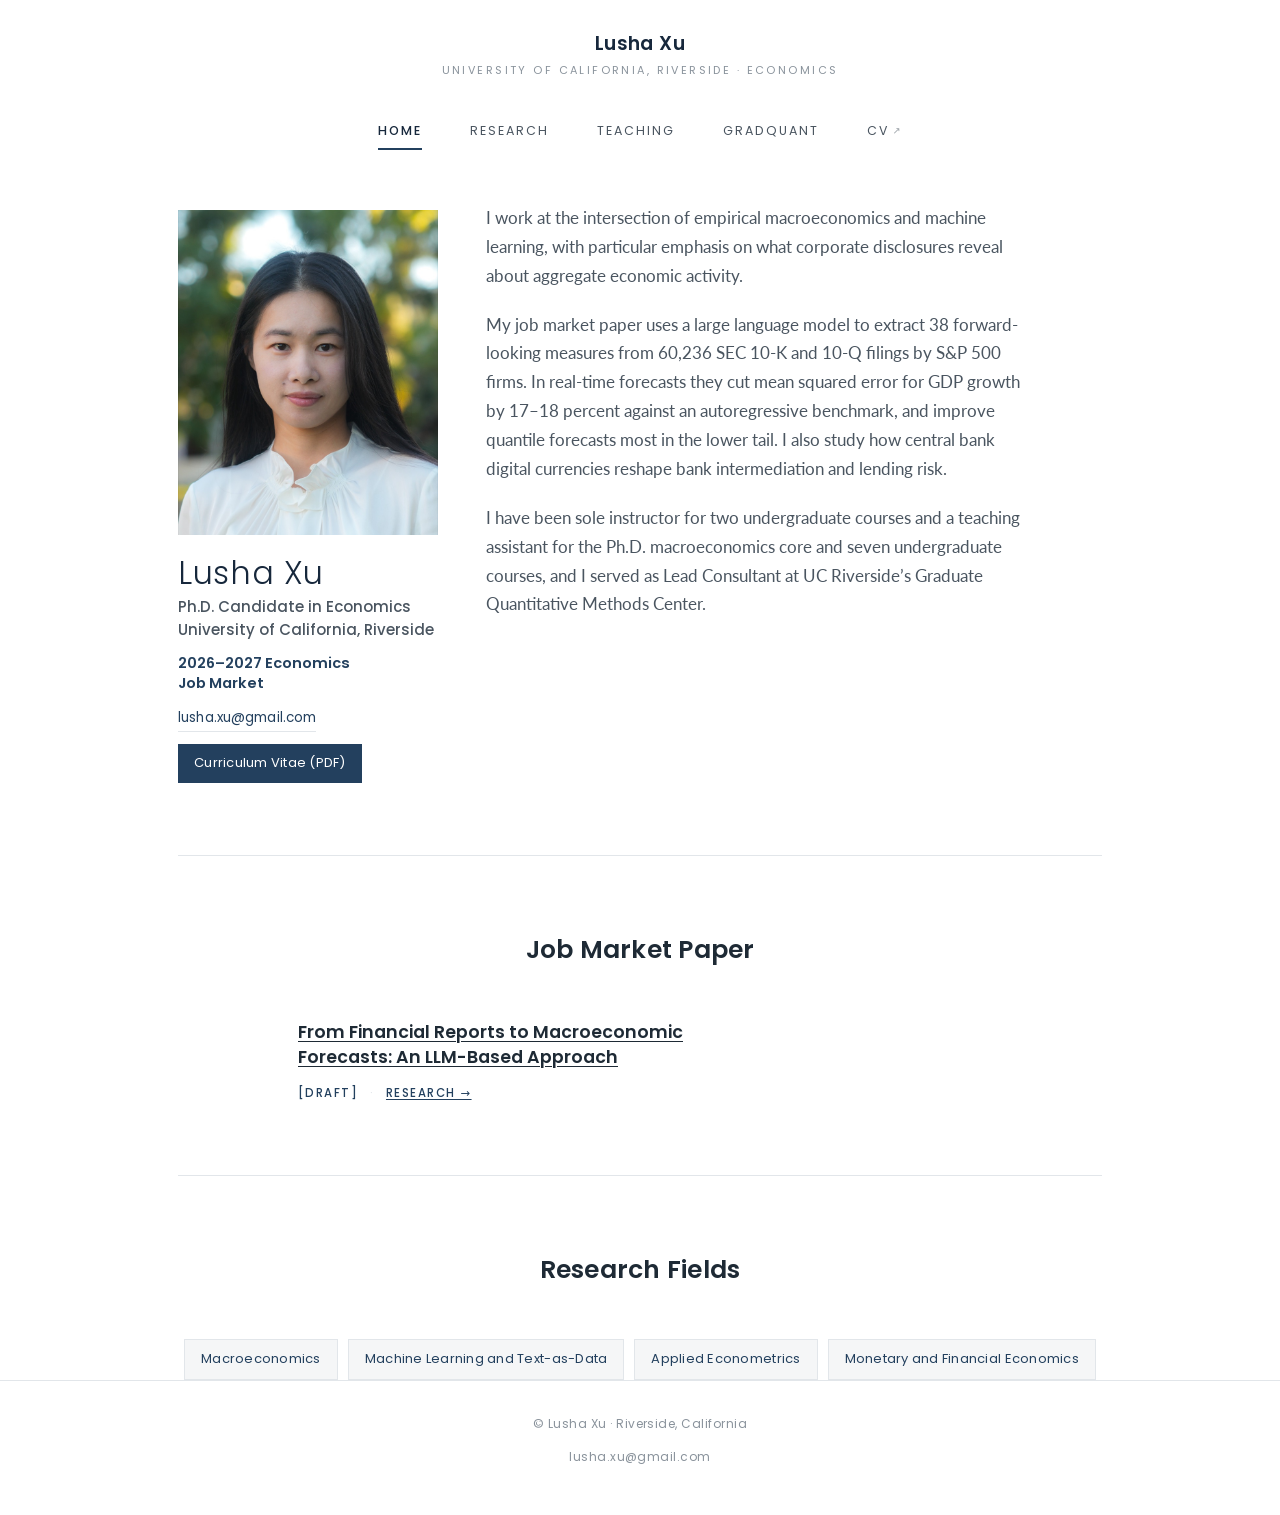
<file: index.html>
<!DOCTYPE html>
<html lang="en">
<head>
<meta charset="UTF-8">
<meta name="viewport" content="width=device-width, initial-scale=1.0">
<title>Lusha Xu &mdash; Ph.D. Candidate in Economics, UC Riverside</title>
<meta name="description" content="Lusha Xu is a Ph.D. candidate in Economics at the University of California, Riverside, working on empirical macroeconomics, machine learning, and economic forecasting.">
<link rel="canonical" href="https://lushaxu.com/">
<meta property="og:type" content="profile">
<meta property="og:title" content="Lusha Xu &mdash; Ph.D. Candidate in Economics, UC Riverside">
<meta property="og:description" content="Lusha Xu is a Ph.D. candidate in Economics at the University of California, Riverside, working on empirical macroeconomics, machine learning, and economic forecasting.">
<meta property="og:url" content="https://lushaxu.com/">
<meta property="og:image" content="https://lushaxu.com/apple-touch-icon.png">
<meta name="twitter:card" content="summary">
<link rel="icon" href="favicon.svg" type="image/svg+xml">
<link rel="icon" href="favicon.ico" sizes="any">
<link rel="apple-touch-icon" href="apple-touch-icon.png">
<link rel="stylesheet" href="assets/style.css?v=19">
<script type="application/ld+json">
{
  "@context": "https://schema.org",
  "@type": "Person",
  "name": "Lusha Xu",
  "url": "https://lushaxu.com/",
  "email": "lusha.xu@gmail.com",
  "jobTitle": "Ph.D. Candidate in Economics",
  "affiliation": {
    "@type": "CollegeOrUniversity",
    "name": "University of California, Riverside",
    "department": "Department of Economics"
  },
  "knowsLanguage": ["Chinese", "English"],
  "knowsAbout": [
    "Macroeconomics",
    "Machine Learning and Text-as-Data",
    "Applied Econometrics",
    "Monetary and Financial Economics"
  ]
}
</script>
</head>
<body>

  <a class="skip-link" href="#main">Skip to content</a>

  <header class="masthead">
    <a class="wordmark" href="index.html">
      <span class="wordmark-inst">Lusha Xu</span>
      <span class="wordmark-dept">University of California, Riverside &middot; Economics</span>
    </a>
    <nav class="mainnav" aria-label="Primary">
      <a href="index.html" aria-current="page">Home</a>
      <a href="research.html">Research</a>
      <a href="teaching.html">Teaching</a>
      <a href="gradquant.html">GradQuant</a>
      <a href="CV.pdf" target="_blank" rel="noopener">CV<span class="ext" aria-hidden="true">&#8599;</span></a>
    </nav>
  </header>

  <main id="main" class="wrap">

    <section class="intro">
      <div class="intro-id">
        <img class="portrait" src="assets/lusha-xu.jpg?v=2" alt="Lusha Xu" width="800" height="1200">
        <h1 class="intro-name">Lusha Xu</h1>
        <p class="intro-role">Ph.D. Candidate in Economics<br>University of California, Riverside</p>
        <p class="intro-jm">2026&ndash;2027 Economics Job Market</p>
        <a class="intro-mail" href="mailto:lusha.xu@gmail.com">lusha.xu@gmail.com</a>
        <a class="intro-cv" href="CV.pdf" target="_blank" rel="noopener">Curriculum Vitae (PDF)</a>
      </div>
      <div class="intro-text">
        <p>
          I work at the intersection of empirical macroeconomics and machine learning, with
          particular emphasis on what corporate disclosures reveal about aggregate economic
          activity.
        </p>
        <p>
          My job market paper uses a large language model to extract 38 forward-looking measures
          from 60,236 SEC 10-K and 10-Q filings by S&amp;P 500 firms. In real-time forecasts they cut
          mean squared error for GDP growth by 17&ndash;18 percent against an autoregressive
          benchmark, and improve quantile forecasts most in the lower tail. I also study how central bank digital currencies reshape
          bank intermediation and lending risk.
        </p>
        <p>
          I have been sole instructor for two undergraduate courses and a teaching assistant for
          the Ph.D. macroeconomics core and seven undergraduate courses, and I served as Lead
          Consultant at UC Riverside&rsquo;s Graduate Quantitative Methods Center.
        </p>
      </div>
    </section>

    <section class="block" id="jmp">
      <h2 class="block-title">Job Market Paper</h2>
      <article class="paper">
        <h3>From Financial Reports to Macroeconomic Forecasts: An LLM-Based Approach</h3>
        <p class="meta">
          <a class="draft" href="LLM_and_Macroforecasting.pdf" target="_blank" rel="noopener">[draft]</a>
          <span class="sep" aria-hidden="true">&middot;</span>
          <a href="research.html#papers">Research &rarr;</a>
        </p>
      </article>
    </section>

    <section class="block" id="fields">
      <h2 class="block-title">Research Fields</h2>
      <ul class="interests">
        <li>Macroeconomics</li>
        <li>Machine Learning and Text-as-Data</li>
        <li>Applied Econometrics</li>
        <li>Monetary and Financial Economics</li>
      </ul>
    </section>

  </main>

  <footer class="site-foot">
    <span>&copy; Lusha Xu &middot; Riverside, California</span>
    <span class="line2">
      <a href="mailto:lusha.xu@gmail.com">lusha.xu@gmail.com</a>
    </span>
  </footer>

</body>
</html>
</file>
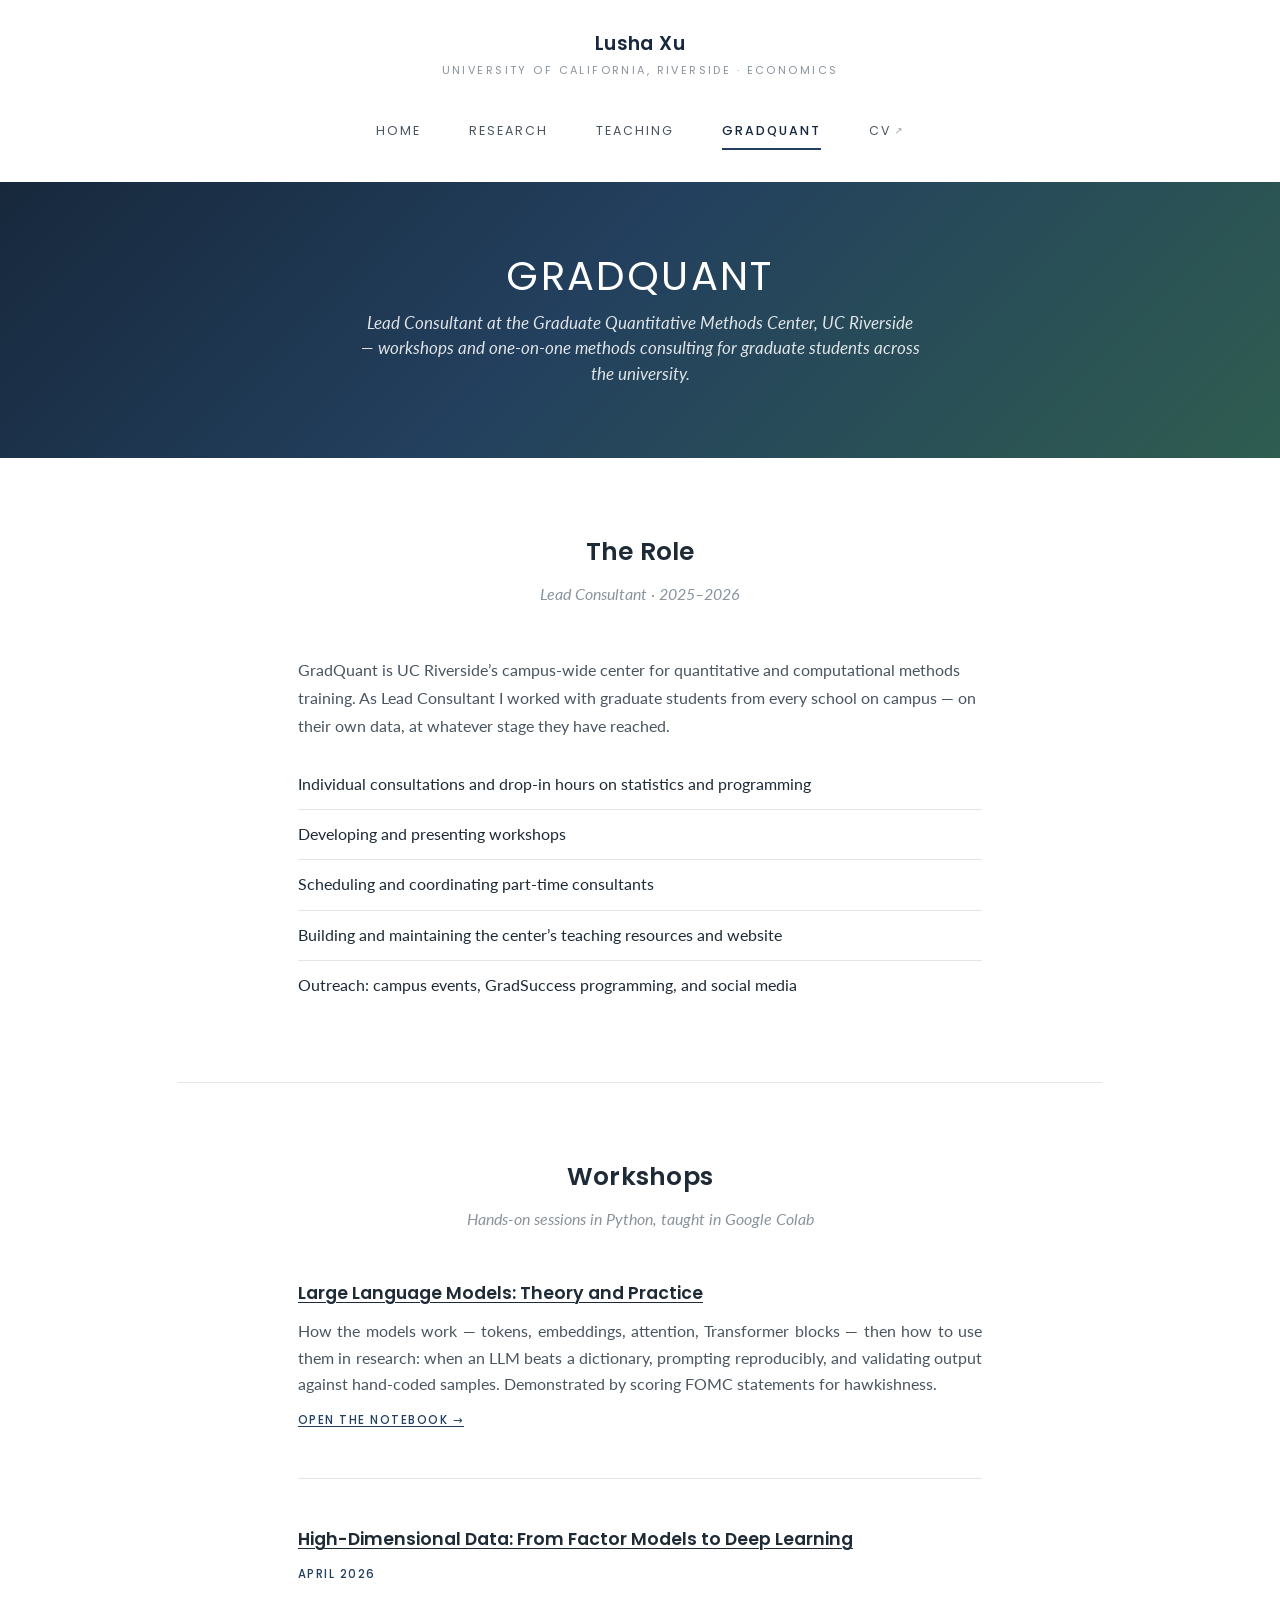
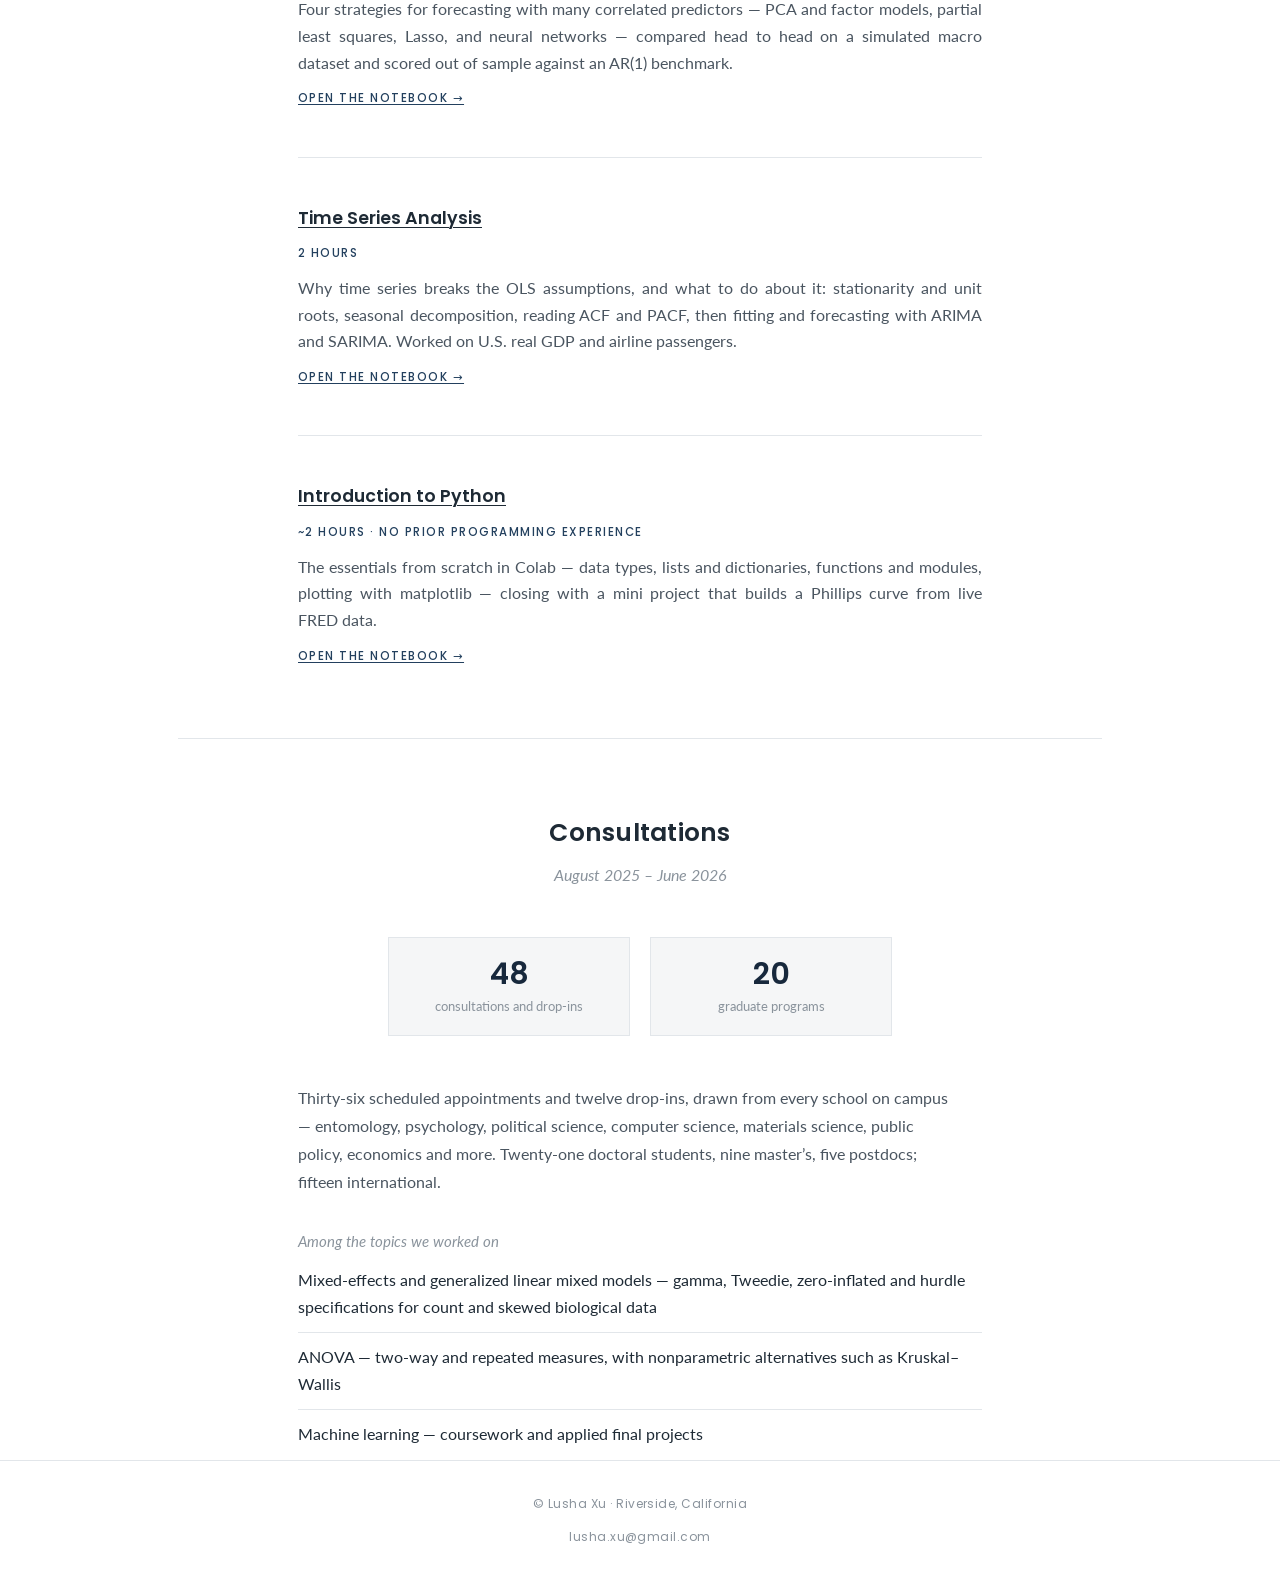
<file: gradquant.html>
<!DOCTYPE html>
<html lang="en">
<head>
<meta charset="UTF-8">
<meta name="viewport" content="width=device-width, initial-scale=1.0">
<title>GradQuant &mdash; Lusha Xu</title>
<meta name="description" content="Lusha Xu was Lead Consultant at GradQuant, UC Riverside's Graduate Quantitative Methods Center: workshops on Python, time series, high-dimensional data, and large language models, plus one-on-one methods consulting for graduate students.">
<link rel="canonical" href="https://lushaxu.com/gradquant.html">
<meta property="og:type" content="website">
<meta property="og:title" content="GradQuant &mdash; Lusha Xu">
<meta property="og:description" content="Workshops and one-on-one quantitative methods consulting for graduate students across UC Riverside.">
<meta property="og:url" content="https://lushaxu.com/gradquant.html">
<meta property="og:image" content="https://lushaxu.com/apple-touch-icon.png">
<meta name="twitter:card" content="summary">
<link rel="icon" href="favicon.svg" type="image/svg+xml">
<link rel="icon" href="favicon.ico" sizes="any">
<link rel="apple-touch-icon" href="apple-touch-icon.png">
<link rel="stylesheet" href="assets/style.css?v=19">
</head>
<body>

  <a class="skip-link" href="#main">Skip to content</a>

  <header class="masthead">
    <a class="wordmark" href="index.html">
      <span class="wordmark-inst">Lusha Xu</span>
      <span class="wordmark-dept">University of California, Riverside &middot; Economics</span>
    </a>
    <nav class="mainnav" aria-label="Primary">
      <a href="index.html">Home</a>
      <a href="research.html">Research</a>
      <a href="teaching.html">Teaching</a>
      <a href="gradquant.html" aria-current="page">GradQuant</a>
      <a href="CV.pdf" target="_blank" rel="noopener">CV<span class="ext" aria-hidden="true">&#8599;</span></a>
    </nav>
  </header>

  <section class="hero hero--slim">
    <div class="hero-inner">
      <h1 class="hero-name">GradQuant</h1>
      <p class="hero-sub">Lead Consultant at the Graduate Quantitative Methods Center, UC Riverside &mdash; workshops and one-on-one methods consulting for graduate students across the university.</p>
    </div>
  </section>

  <main id="main" class="wrap">

    <section class="block" id="role">
      <h2 class="block-title">The Role<span class="sub">Lead Consultant &middot; 2025&ndash;2026</span></h2>
      <div class="course-group">
        <p class="cons-desc">
          GradQuant is UC Riverside&rsquo;s campus-wide center for quantitative and computational
          methods training. As Lead Consultant I worked with graduate students from every school on
          campus &mdash; on their own data, at whatever stage they have reached.
        </p>
        <ul class="courses">
          <li><span class="title">Individual consultations and drop-in hours on statistics and programming</span></li>
          <li><span class="title">Developing and presenting workshops</span></li>
          <li><span class="title">Scheduling and coordinating part-time consultants</span></li>
          <li><span class="title">Building and maintaining the center&rsquo;s teaching resources and website</span></li>
          <li><span class="title">Outreach: campus events, GradSuccess programming, and social media</span></li>
        </ul>
      </div>
    </section>

    <section class="block" id="workshops">
      <h2 class="block-title">Workshops<span class="sub">Hands-on sessions in Python, taught in Google Colab</span></h2>

      <article class="paper">
        <h3>Large Language Models: Theory and Practice</h3>
        <p class="abstract">
            How the models work &mdash; tokens, embeddings, attention, Transformer blocks &mdash; then
            how to use them in research: when an LLM beats a dictionary, prompting reproducibly, and
            validating output against hand-coded samples. Demonstrated by scoring FOMC statements for
            hawkishness.
        </p>
        <p class="meta"><a href="workshops/llm-theory-and-practice.html">Open the notebook &rarr;</a></p>
      </article>

      <article class="paper">
        <h3>High-Dimensional Data: From Factor Models to Deep Learning</h3>
        <p class="meta">April 2026</p>
        <p class="abstract">
            Four strategies for forecasting with many correlated predictors &mdash; PCA and factor
            models, partial least squares, Lasso, and neural networks &mdash; compared head to head on a
            simulated macro dataset and scored out of sample against an AR(1) benchmark.
        </p>
        <p class="meta"><a href="workshops/high-dimensional-data.html">Open the notebook &rarr;</a></p>
      </article>

      <article class="paper">
        <h3>Time Series Analysis</h3>
        <p class="meta">2 hours</p>
        <p class="abstract">
            Why time series breaks the OLS assumptions, and what to do about it: stationarity and unit
            roots, seasonal decomposition, reading ACF and PACF, then fitting and forecasting with
            ARIMA and SARIMA. Worked on U.S. real GDP and airline passengers.
        </p>
        <p class="meta"><a href="workshops/time-series-analysis.html">Open the notebook &rarr;</a></p>
      </article>

      <article class="paper">
        <h3>Introduction to Python</h3>
        <p class="meta">~2 hours &middot; no prior programming experience</p>
        <p class="abstract">
            The essentials from scratch in Colab &mdash; data types, lists and dictionaries, functions
            and modules, plotting with matplotlib &mdash; closing with a mini project that builds a
            Phillips curve from live FRED data.
        </p>
        <p class="meta"><a href="workshops/intro-to-python.html">Open the notebook &rarr;</a></p>
      </article>
    </section>

    <section class="block" id="consultations">
      <h2 class="block-title">Consultations<span class="sub">August 2025 &ndash; June 2026</span></h2>

      <ul class="stats">
        <li><span class="n">48</span><span class="k">consultations and drop-ins</span></li>
        <li><span class="n">20</span><span class="k">graduate programs</span></li>
      </ul>

      <div class="course-group">
        <p class="cons-desc">
          Thirty-six scheduled appointments and twelve drop-ins, drawn from every school on
          campus &mdash; entomology, psychology, political science, computer science, materials
          science, public policy, economics and more. Twenty-one doctoral students, nine
          master&rsquo;s, five postdocs; fifteen international.
        </p>

        <div class="course-sub">Among the topics we worked on</div>
        <ul class="courses">
          <li><span class="title">Mixed-effects and generalized linear mixed models &mdash; gamma, Tweedie, zero-inflated and hurdle specifications for count and skewed biological data</span></li>
          <li><span class="title">ANOVA &mdash; two-way and repeated measures, with nonparametric alternatives such as Kruskal&ndash;Wallis</span></li>
          <li><span class="title">Machine learning &mdash; coursework and applied final projects</span></li>
        </ul>
      </div>
    </section>

  </main>

  <footer class="site-foot">
    <span>&copy; Lusha Xu &middot; Riverside, California</span>
    <span class="line2">
      <a href="mailto:lusha.xu@gmail.com">lusha.xu@gmail.com</a>
    </span>
  </footer>

</body>
</html>
</file>
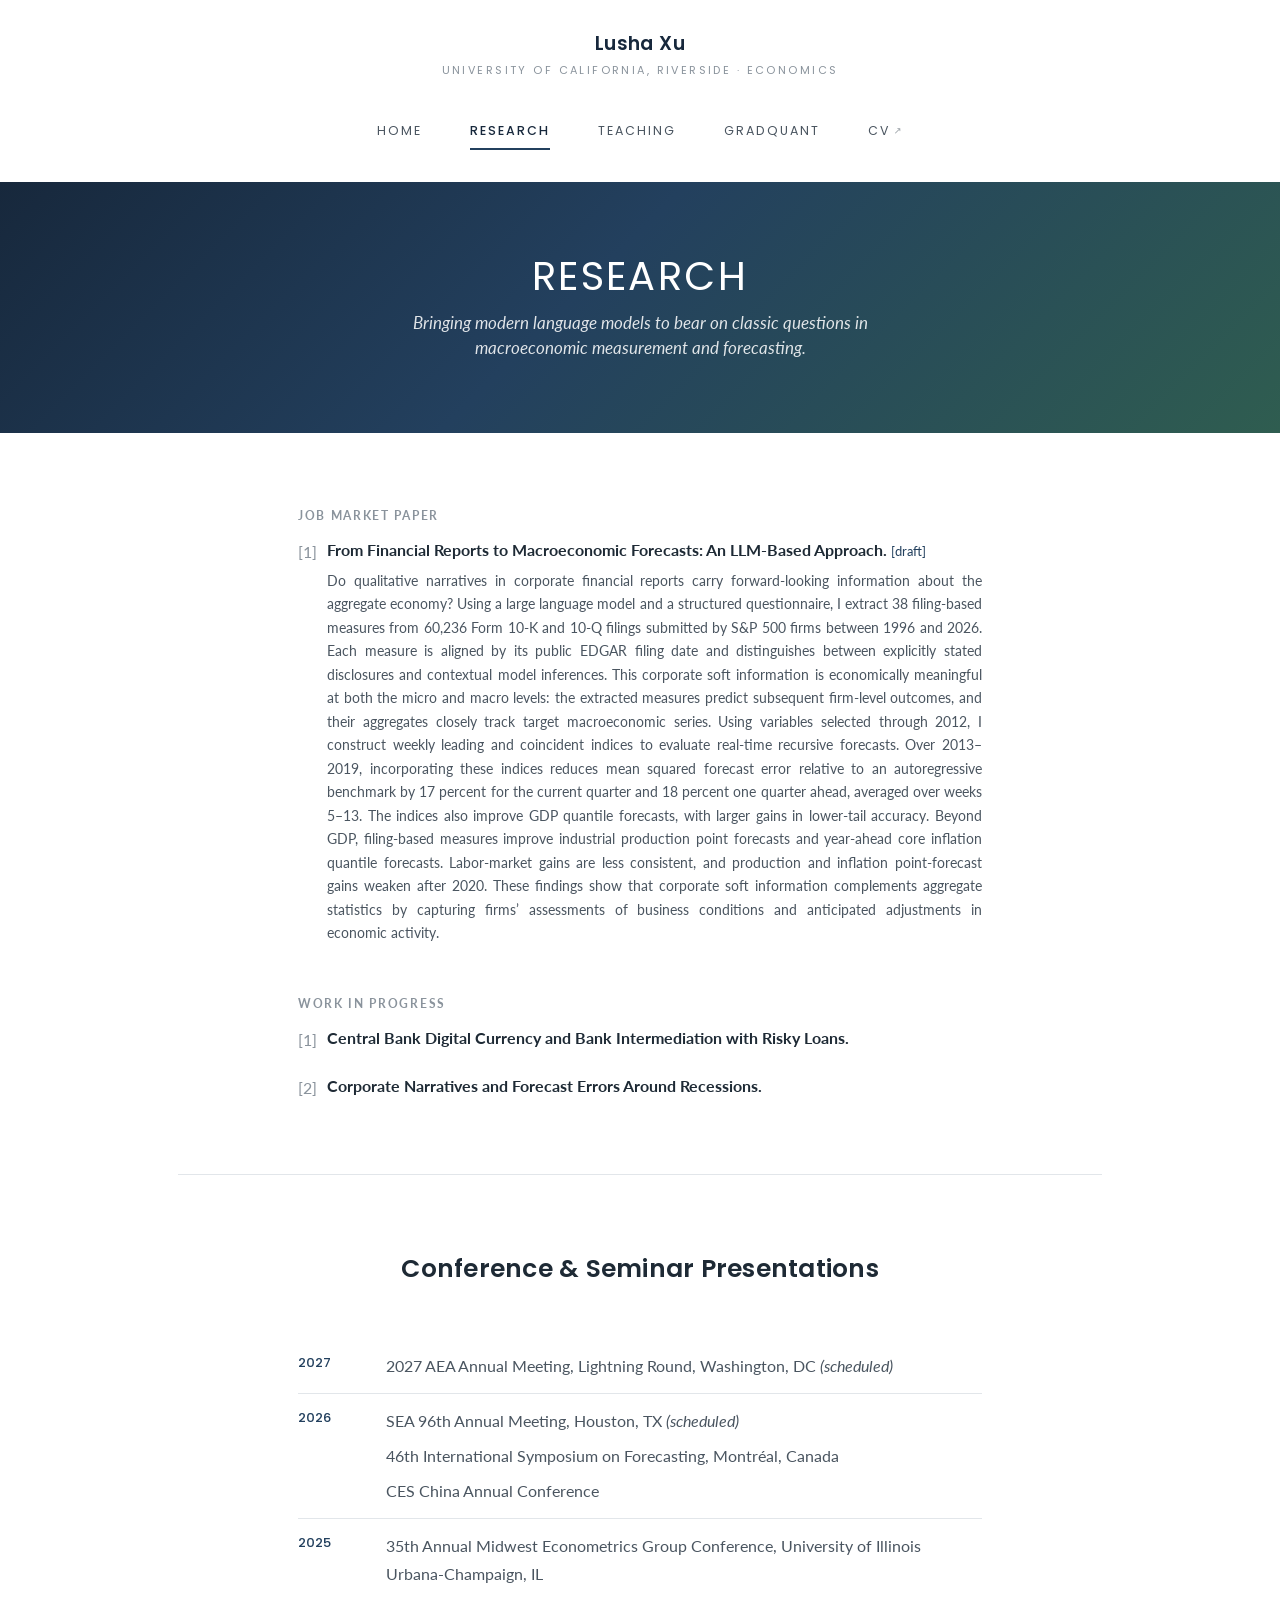
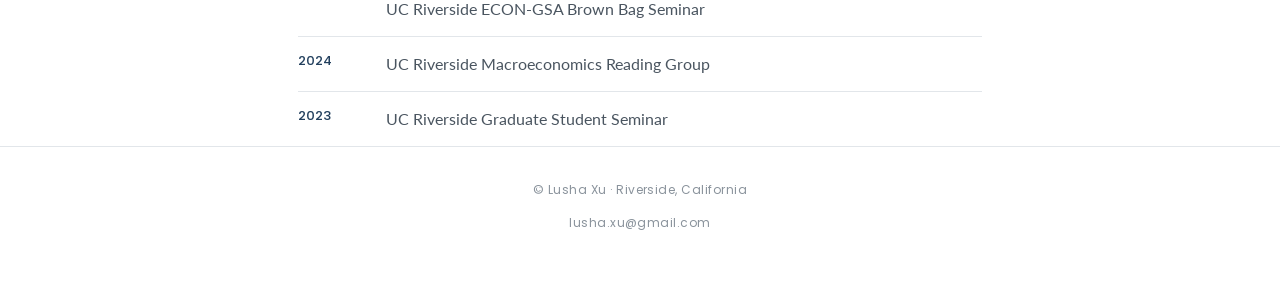
<file: research.html>
<!DOCTYPE html>
<html lang="en">
<head>
<meta charset="UTF-8">
<meta name="viewport" content="width=device-width, initial-scale=1.0">
<title>Research &mdash; Lusha Xu</title>
<meta name="description" content="Working papers and research in progress by Lusha Xu: LLM-based macroeconomic forecasting from SEC filings, and central bank digital currency with risky bank loans.">
<link rel="canonical" href="https://lushaxu.com/research.html">
<meta property="og:type" content="website">
<meta property="og:title" content="Research &mdash; Lusha Xu">
<meta property="og:description" content="Working papers and research in progress by Lusha Xu: LLM-based macroeconomic forecasting from SEC filings, and central bank digital currency with risky bank loans.">
<meta property="og:url" content="https://lushaxu.com/research.html">
<meta property="og:image" content="https://lushaxu.com/apple-touch-icon.png">
<meta name="twitter:card" content="summary">
<link rel="icon" href="favicon.svg" type="image/svg+xml">
<link rel="icon" href="favicon.ico" sizes="any">
<link rel="apple-touch-icon" href="apple-touch-icon.png">
<link rel="stylesheet" href="assets/style.css?v=19">
</head>
<body>

  <a class="skip-link" href="#main">Skip to content</a>

  <header class="masthead">
    <a class="wordmark" href="index.html">
      <span class="wordmark-inst">Lusha Xu</span>
      <span class="wordmark-dept">University of California, Riverside &middot; Economics</span>
    </a>
    <nav class="mainnav" aria-label="Primary">
      <a href="index.html">Home</a>
      <a href="research.html" aria-current="page">Research</a>
      <a href="teaching.html">Teaching</a>
      <a href="gradquant.html">GradQuant</a>
      <a href="CV.pdf" target="_blank" rel="noopener">CV<span class="ext" aria-hidden="true">&#8599;</span></a>
    </nav>
  </header>

  <section class="hero hero--slim">
    <div class="hero-inner">
      <h1 class="hero-name">Research</h1>
      <p class="hero-sub">Bringing modern language models to bear on classic questions in macroeconomic measurement and forecasting.</p>
    </div>
  </section>

  <main id="main" class="wrap">

    <section class="block" id="papers">
      <div class="papers">
        <h3>Job Market Paper</h3>
        <article class="entry">
          <span class="num">[1]</span>
          <div>
            <p class="title"><strong>From Financial Reports to Macroeconomic Forecasts: An
              LLM-Based Approach.</strong>
              <a class="draft" href="LLM_and_Macroforecasting.pdf" target="_blank" rel="noopener">[draft]</a></p>
          <p class="abstract">
            Do qualitative narratives in corporate financial reports
            carry forward-looking information about the aggregate economy? Using a large language model
            and a structured questionnaire, I extract 38 filing-based measures from 60,236 Form 10-K and
            10-Q filings submitted by S&amp;P 500 firms between 1996 and 2026. Each measure is aligned by
            its public EDGAR filing date and distinguishes between explicitly stated disclosures and
            contextual model inferences. This corporate soft information is economically meaningful at
            both the micro and macro levels: the extracted measures predict subsequent firm-level
            outcomes, and their aggregates closely track target macroeconomic series. Using variables
            selected through 2012, I construct weekly leading and coincident indices to evaluate
            real-time recursive forecasts. Over 2013&ndash;2019, incorporating these indices reduces mean
            squared forecast error relative to an autoregressive benchmark by 17 percent for the current
            quarter and 18 percent one quarter ahead, averaged over weeks 5&ndash;13. The indices also
            improve GDP quantile forecasts, with larger gains in lower-tail accuracy. Beyond GDP,
            filing-based measures improve industrial production point forecasts and year-ahead core
            inflation quantile forecasts. Labor-market gains are less consistent, and production and
            inflation point-forecast gains weaken after 2020. These findings show that corporate soft
            information complements aggregate statistics by capturing firms&rsquo; assessments of
            business conditions and anticipated adjustments in economic activity.
          </p>
          </div>
        </article>

        <h3 id="in-progress">Work in Progress</h3>
        <article class="entry">
          <span class="num">[1]</span>
          <div>
            <p class="title"><strong>Central Bank Digital Currency and Bank Intermediation with
              Risky Loans.</strong></p>
          </div>
        </article>
        <article class="entry">
          <span class="num">[2]</span>
          <div>
            <p class="title"><strong>Corporate Narratives and Forecast Errors Around
              Recessions.</strong></p>
          </div>
        </article>
      </div>
    </section>

    <section class="block" id="presentations">
      <h2 class="block-title">Conference &amp; Seminar Presentations</h2>
      <div class="talks">
        <div class="row">
          <div class="yr">2027</div>
          <div class="venues">
            <div>2027 AEA Annual Meeting, Lightning Round, Washington, DC <em>(scheduled)</em></div>
          </div>
        </div>
        <div class="row">
          <div class="yr">2026</div>
          <div class="venues">
            <div>SEA 96th Annual Meeting, Houston, TX <em>(scheduled)</em></div>
            <div>46th International Symposium on Forecasting, Montr&eacute;al, Canada</div>
            <div>CES China Annual Conference</div>
          </div>
        </div>
        <div class="row">
          <div class="yr">2025</div>
          <div class="venues">
            <div>35th Annual Midwest Econometrics Group Conference, University of Illinois Urbana-Champaign, IL</div>
            <div>UC Riverside ECON-GSA Brown Bag Seminar</div>
          </div>
        </div>
        <div class="row">
          <div class="yr">2024</div>
          <div class="venues">
            <div>UC Riverside Macroeconomics Reading Group</div>
          </div>
        </div>
        <div class="row">
          <div class="yr">2023</div>
          <div class="venues">
            <div>UC Riverside Graduate Student Seminar</div>
          </div>
        </div>
      </div>
    </section>

  </main>

  <footer class="site-foot">
    <span>&copy; Lusha Xu &middot; Riverside, California</span>
    <span class="line2">
      <a href="mailto:lusha.xu@gmail.com">lusha.xu@gmail.com</a>
    </span>
  </footer>

</body>
</html>
</file>
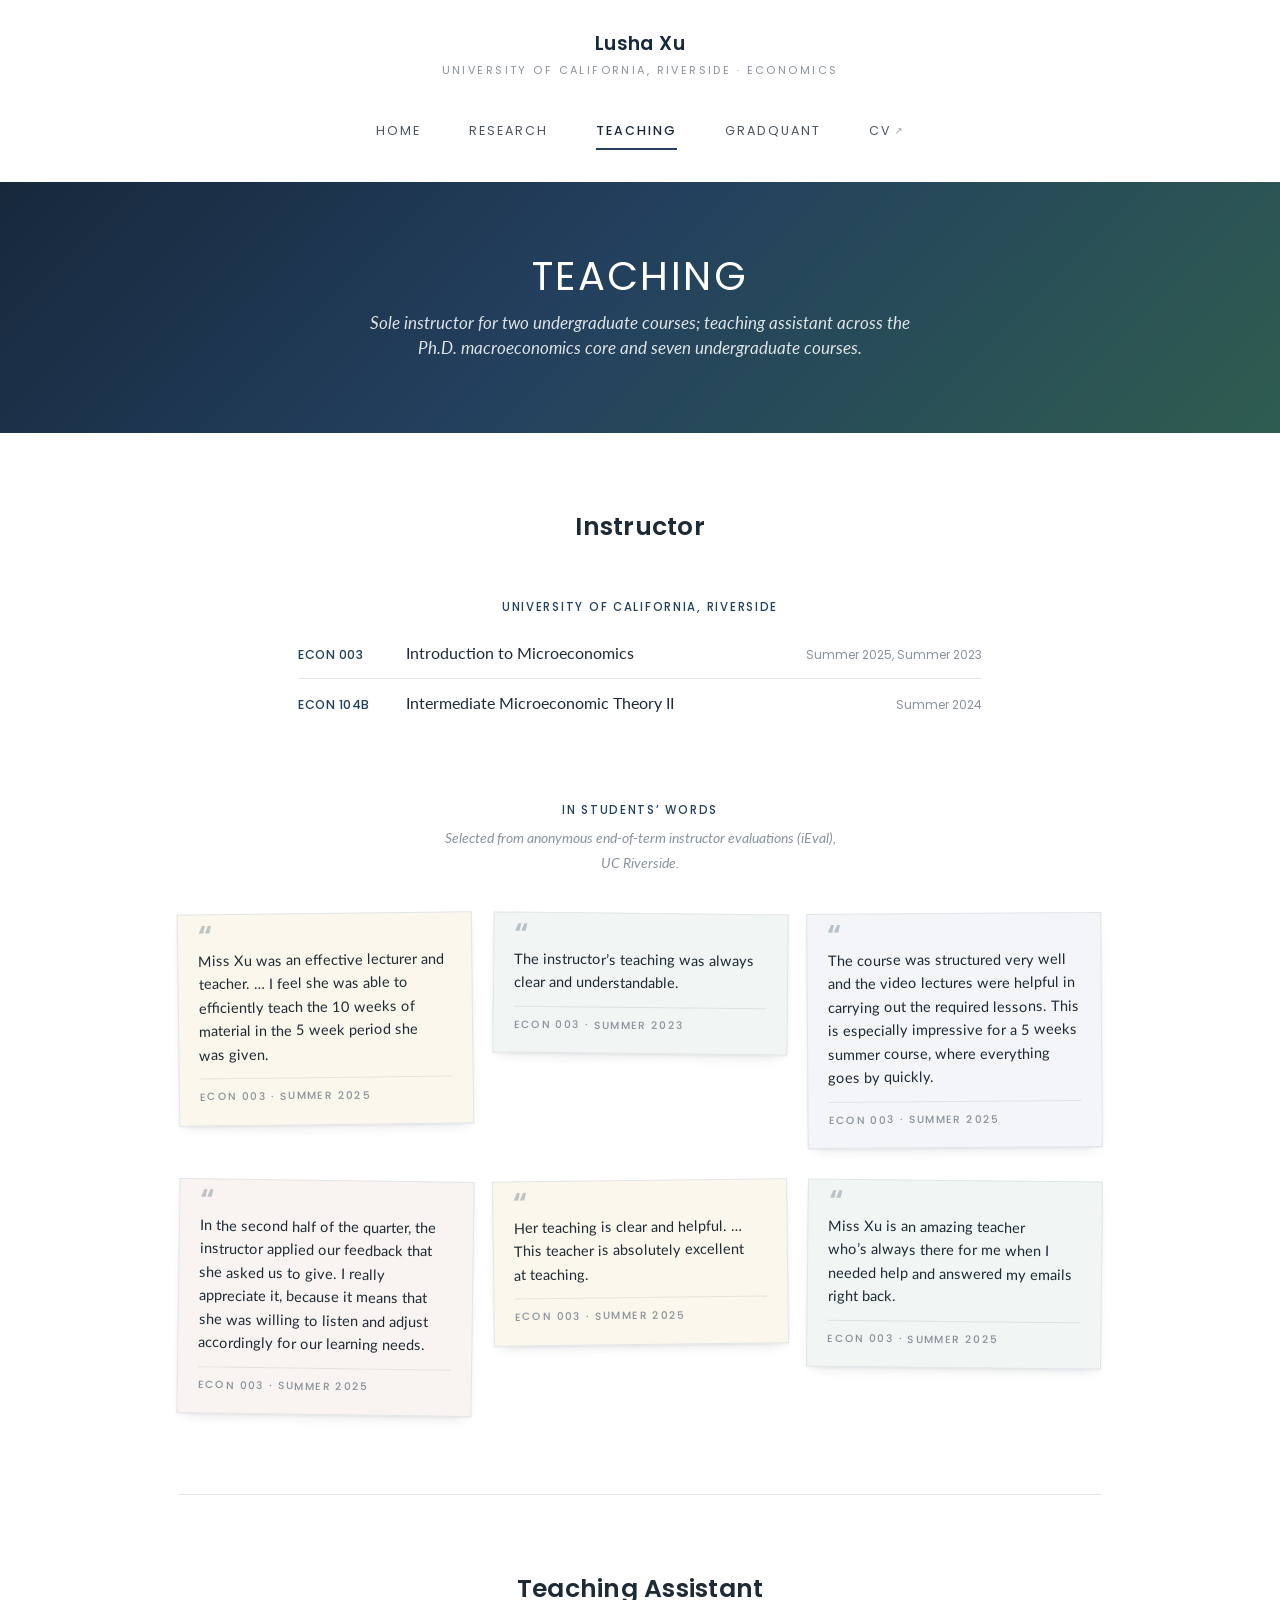
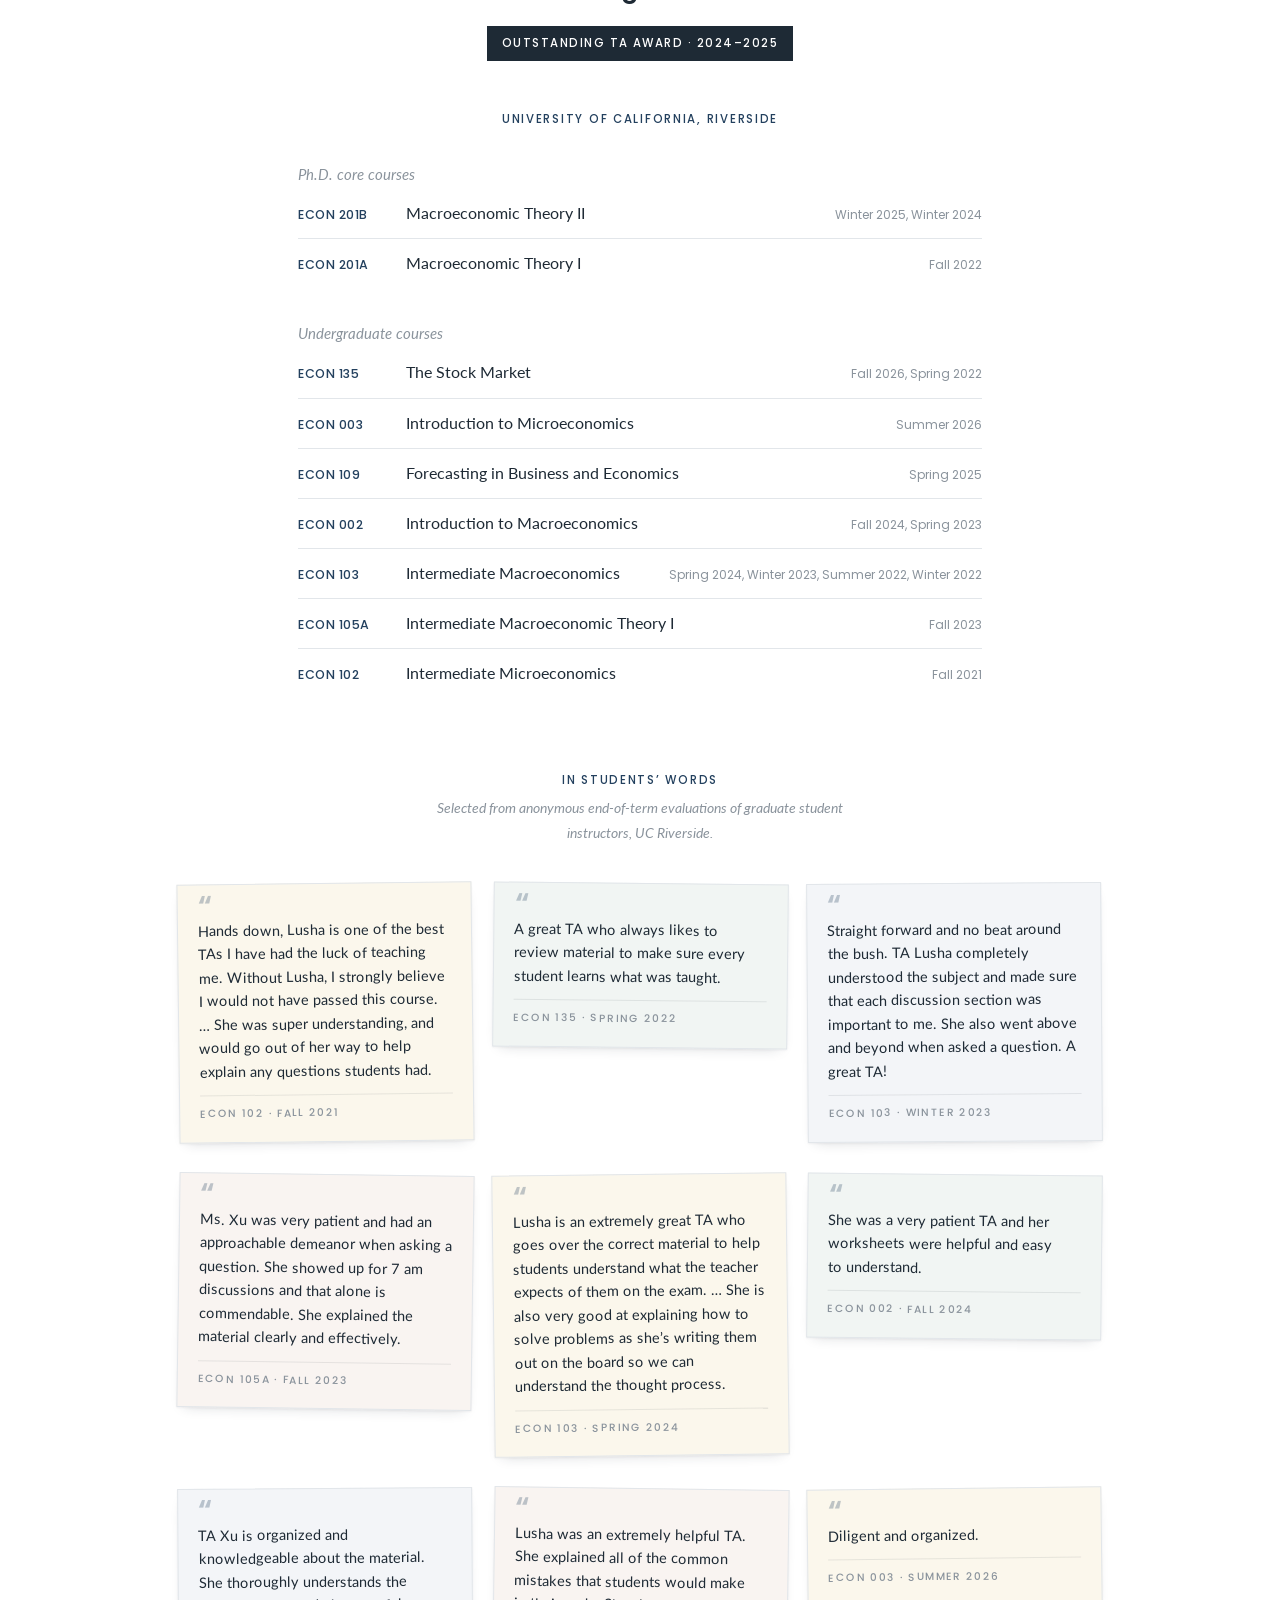
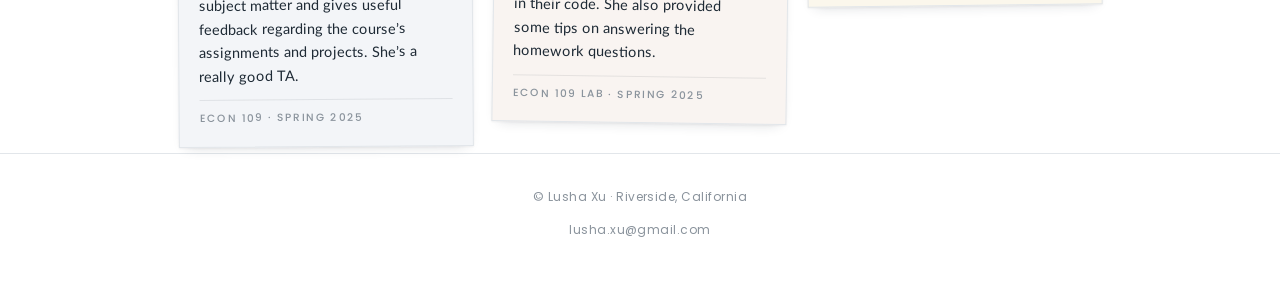
<file: teaching.html>
<!DOCTYPE html>
<html lang="en">
<head>
<meta charset="UTF-8">
<meta name="viewport" content="width=device-width, initial-scale=1.0">
<title>Teaching &mdash; Lusha Xu</title>
<meta name="description" content="Teaching by Lusha Xu at UC Riverside: GradQuant Lead Consultant, sole instructor for undergraduate economics courses, and teaching assistant across the Ph.D. macroeconomics core.">
<link rel="canonical" href="https://lushaxu.com/teaching.html">
<meta property="og:type" content="website">
<meta property="og:title" content="Teaching &mdash; Lusha Xu">
<meta property="og:description" content="Teaching by Lusha Xu at UC Riverside: GradQuant Lead Consultant, sole instructor for undergraduate economics courses, and teaching assistant across the Ph.D. macroeconomics core.">
<meta property="og:url" content="https://lushaxu.com/teaching.html">
<meta property="og:image" content="https://lushaxu.com/apple-touch-icon.png">
<meta name="twitter:card" content="summary">
<link rel="icon" href="favicon.svg" type="image/svg+xml">
<link rel="icon" href="favicon.ico" sizes="any">
<link rel="apple-touch-icon" href="apple-touch-icon.png">
<link rel="stylesheet" href="assets/style.css?v=19">
</head>
<body>

  <a class="skip-link" href="#main">Skip to content</a>

  <header class="masthead">
    <a class="wordmark" href="index.html">
      <span class="wordmark-inst">Lusha Xu</span>
      <span class="wordmark-dept">University of California, Riverside &middot; Economics</span>
    </a>
    <nav class="mainnav" aria-label="Primary">
      <a href="index.html">Home</a>
      <a href="research.html">Research</a>
      <a href="teaching.html" aria-current="page">Teaching</a>
      <a href="gradquant.html">GradQuant</a>
      <a href="CV.pdf" target="_blank" rel="noopener">CV<span class="ext" aria-hidden="true">&#8599;</span></a>
    </nav>
  </header>

  <section class="hero hero--slim">
    <div class="hero-inner">
      <h1 class="hero-name">Teaching</h1>
      <p class="hero-sub">Sole instructor for two undergraduate courses; teaching assistant across the Ph.D. macroeconomics core and seven undergraduate courses.</p>
    </div>
  </section>

  <main id="main" class="wrap">

    <section class="block" id="instructor">
      <h2 class="block-title">Instructor</h2>
      <div class="course-group">
        <h4>University of California, Riverside</h4>
        <ul class="courses">
          <li>
            <span class="code">ECON 003</span>
            <span class="title">Introduction to Microeconomics</span>
            <span class="term">Summer 2025, Summer 2023</span>
          </li>
          <li>
            <span class="code">ECON 104B</span>
            <span class="title">Intermediate Microeconomic Theory II</span>
            <span class="term">Summer 2024</span>
          </li>
        </ul>
      </div>

      <h3 class="notes-head">In students&rsquo; words</h3>
      <p class="notes-note">Selected from anonymous end-of-term instructor evaluations (iEval), UC Riverside.</p>
      <div class="notes">

        <figure class="note">
          <blockquote>Miss Xu was an effective lecturer and teacher. &hellip; I feel she was able to efficiently teach the 10 weeks of material in the 5 week period she was given.</blockquote>
          <figcaption>ECON 003 &middot; Summer 2025</figcaption>
        </figure>

        <figure class="note">
          <blockquote>The instructor&rsquo;s teaching was always clear and understandable.</blockquote>
          <figcaption>ECON 003 &middot; Summer 2023</figcaption>
        </figure>

        <figure class="note">
          <blockquote>The course was structured very well and the video lectures were helpful in carrying out the required lessons. This is especially impressive for a 5 weeks summer course, where everything goes by quickly.</blockquote>
          <figcaption>ECON 003 &middot; Summer 2025</figcaption>
        </figure>

        <figure class="note">
          <blockquote>In the second half of the quarter, the instructor applied our feedback that she asked us to give. I really appreciate it, because it means that she was willing to listen and adjust accordingly for our learning needs.</blockquote>
          <figcaption>ECON 003 &middot; Summer 2025</figcaption>
        </figure>

        <figure class="note">
          <blockquote>Her teaching is clear and helpful. &hellip; This teacher is absolutely excellent at teaching.</blockquote>
          <figcaption>ECON 003 &middot; Summer 2025</figcaption>
        </figure>

        <figure class="note">
          <blockquote>Miss Xu is an amazing teacher who&rsquo;s always there for me when I needed help and answered my emails right back.</blockquote>
          <figcaption>ECON 003 &middot; Summer 2025</figcaption>
        </figure>

      </div>
    </section>

    <section class="block" id="assistant">
      <h2 class="block-title">Teaching Assistant</h2>
      <span class="award">Outstanding TA Award &middot; 2024&ndash;2025</span>
      <div class="course-group">
        <h4>University of California, Riverside</h4>

        <div class="course-sub">Ph.D. core courses</div>
        <ul class="courses">
          <li>
            <span class="code">ECON 201B</span>
            <span class="title">Macroeconomic Theory II</span>
            <span class="term">Winter 2025, Winter 2024</span>
          </li>
          <li>
            <span class="code">ECON 201A</span>
            <span class="title">Macroeconomic Theory I</span>
            <span class="term">Fall 2022</span>
          </li>
        </ul>

        <div class="course-sub">Undergraduate courses</div>
        <ul class="courses">
          <li>
            <span class="code">ECON 135</span>
            <span class="title">The Stock Market</span>
            <span class="term">Fall 2026, Spring 2022</span>
          </li>
          <li>
            <span class="code">ECON 003</span>
            <span class="title">Introduction to Microeconomics</span>
            <span class="term">Summer 2026</span>
          </li>
          <li>
            <span class="code">ECON 109</span>
            <span class="title">Forecasting in Business and Economics</span>
            <span class="term">Spring 2025</span>
          </li>
          <li>
            <span class="code">ECON 002</span>
            <span class="title">Introduction to Macroeconomics</span>
            <span class="term">Fall 2024, Spring 2023</span>
          </li>
          <li>
            <span class="code">ECON 103</span>
            <span class="title">Intermediate Macroeconomics</span>
            <span class="term">Spring 2024, Winter 2023, Summer 2022, Winter 2022</span>
          </li>
          <li>
            <span class="code">ECON 105A</span>
            <span class="title">Intermediate Macroeconomic Theory I</span>
            <span class="term">Fall 2023</span>
          </li>
          <li>
            <span class="code">ECON 102</span>
            <span class="title">Intermediate Microeconomics</span>
            <span class="term">Fall 2021</span>
          </li>
        </ul>
      </div>

      <h3 class="notes-head">In students&rsquo; words</h3>
      <p class="notes-note">Selected from anonymous end-of-term evaluations of graduate student instructors, UC Riverside.</p>
      <div class="notes">

        <figure class="note">
          <blockquote>Hands down, Lusha is one of the best TAs I have had the luck of teaching me. Without Lusha, I strongly believe I would not have passed this course. &hellip; She was super understanding, and would go out of her way to help explain any questions students had.</blockquote>
          <figcaption>ECON 102 &middot; Fall 2021</figcaption>
        </figure>

        <figure class="note">
          <blockquote>A great TA who always likes to review material to make sure every student learns what was taught.</blockquote>
          <figcaption>ECON 135 &middot; Spring 2022</figcaption>
        </figure>

        <figure class="note">
          <blockquote>Straight forward and no beat around the bush. TA Lusha completely understood the subject and made sure that each discussion section was important to me. She also went above and beyond when asked a question. A great TA!</blockquote>
          <figcaption>ECON 103 &middot; Winter 2023</figcaption>
        </figure>

        <figure class="note">
          <blockquote>Ms. Xu was very patient and had an approachable demeanor when asking a question. She showed up for 7 am discussions and that alone is commendable. She explained the material clearly and effectively.</blockquote>
          <figcaption>ECON 105A &middot; Fall 2023</figcaption>
        </figure>

        <figure class="note">
          <blockquote>Lusha is an extremely great TA who goes over the correct material to help students understand what the teacher expects of them on the exam. &hellip; She is also very good at explaining how to solve problems as she&rsquo;s writing them out on the board so we can understand the thought process.</blockquote>
          <figcaption>ECON 103 &middot; Spring 2024</figcaption>
        </figure>

        <figure class="note">
          <blockquote>She was a very patient TA and her worksheets were helpful and easy to understand.</blockquote>
          <figcaption>ECON 002 &middot; Fall 2024</figcaption>
        </figure>

        <figure class="note">
          <blockquote>TA Xu is organized and knowledgeable about the material. She thoroughly understands the subject matter and gives useful feedback regarding the course&rsquo;s assignments and projects. She&rsquo;s a really good TA.</blockquote>
          <figcaption>ECON 109 &middot; Spring 2025</figcaption>
        </figure>

        <figure class="note">
          <blockquote>Lusha was an extremely helpful TA. She explained all of the common mistakes that students would make in their code. She also provided some tips on answering the homework questions.</blockquote>
          <figcaption>ECON 109 lab &middot; Spring 2025</figcaption>
        </figure>

        <figure class="note">
          <blockquote>Diligent and organized.</blockquote>
          <figcaption>ECON 003 &middot; Summer 2026</figcaption>
        </figure>

      </div>
    </section>

  </main>

  <footer class="site-foot">
    <span>&copy; Lusha Xu &middot; Riverside, California</span>
    <span class="line2">
      <a href="mailto:lusha.xu@gmail.com">lusha.xu@gmail.com</a>
    </span>
  </footer>

</body>
</html>
</file>
<file: assets/style.css>
@import url('https://fonts.googleapis.com/css2?family=Poppins:wght@300;400;500;600&family=Lato:ital,wght@0,300;0,400;0,700;1,400&display=swap');

/* ============================================================
   Tokens
   ============================================================ */
:root{
  --paper:     #FFFFFF;
  --paper-alt: #F5F6F7;
  --ink:       #4A5560;
  --ink-strong:#1E2A35;
  --ink-faint: #8A939C;
  --navy:      #23405E;
  --navy-deep: #17283C;
  --teal:      #2F5D50;
  --rule:      #E2E6EA;

  --wrap: 980px;

  --s1: 6px;  --s2: 12px; --s3: 20px;
  --s4: 32px; --s5: 48px; --s6: 72px; --s7: 104px;

  --display: 'Poppins', system-ui, -apple-system, sans-serif;
  --body:    'Lato', system-ui, -apple-system, sans-serif;
}

*{ box-sizing:border-box; }
html{ scroll-behavior:smooth; }

body{
  margin:0;
  background:var(--paper);
  color:var(--ink);
  font-family:var(--body);
  font-size:16px;
  line-height:1.75;
  -webkit-font-smoothing:antialiased;
  -moz-osx-font-smoothing:grayscale;
  text-rendering:optimizeLegibility;
}

h1,h2,h3,h4{
  font-family:var(--display);
  color:var(--ink-strong);
  margin:0;
  font-weight:500;
  text-wrap:balance;
}
p{ margin:0 0 var(--s3); text-wrap:pretty; }
p:last-child{ margin-bottom:0; }

a{ color:var(--navy); text-decoration-thickness:1px; text-underline-offset:2px; }
a:hover{ color:var(--teal); }

:focus-visible{ outline:2px solid var(--navy); outline-offset:3px; border-radius:2px; }

.skip-link{
  position:absolute; left:-9999px; top:0; z-index:90;
  background:var(--navy-deep); color:#fff;
  font-family:var(--display); font-size:13px; padding:10px 16px;
  text-decoration:none;
}
.skip-link:focus{ left:0; color:#fff; }

.wrap{ max-width:var(--wrap); margin:0 auto; padding:0 28px; }

/* ============================================================
   Masthead: centered wordmark over a centered nav
   ============================================================ */
.masthead{
  padding:var(--s4) 28px var(--s2);
  text-align:center;
}
.wordmark{
  display:inline-block;
  text-decoration:none;
  color:inherit;
  padding-bottom:var(--s2);
}
.wordmark-inst{
  display:block;
  font-family:var(--display);
  font-size:19px;
  font-weight:600;
  letter-spacing:0.02em;
  color:var(--navy-deep);
  line-height:1.25;
}
.wordmark-dept{
  display:block;
  font-family:var(--display);
  font-size:11px;
  font-weight:400;
  letter-spacing:0.22em;
  text-transform:uppercase;
  color:var(--ink-faint);
  margin-top:5px;
}

.mainnav{
  display:flex;
  justify-content:center;
  flex-wrap:wrap;
  gap:0 var(--s5);
  padding-top:var(--s3);
}
.mainnav a{
  position:relative;
  font-family:var(--display);
  font-size:12.5px;
  font-weight:400;
  letter-spacing:0.16em;
  text-transform:uppercase;
  color:var(--ink);
  text-decoration:none;
  padding:8px 0;
  transition:color .15s ease;
}
.mainnav a::after{
  content:"";
  position:absolute; left:0; right:0; bottom:0;
  height:1.5px; background:transparent;
  transition:background .15s ease;
}
.mainnav a:hover{ color:var(--navy); }
.mainnav a:hover::after{ background:var(--rule); }
.mainnav a[aria-current="page"]{ color:var(--navy-deep); font-weight:500; }
.mainnav a[aria-current="page"]::after{ background:var(--navy); }
.mainnav a .ext{ margin-left:4px; font-size:9.5px; vertical-align:1px; opacity:.55; }

/* ============================================================
   Hero band
   To use a photo instead of the gradient, drop the file at
   assets/banner.jpg and replace the background below with:
     linear-gradient(rgba(23,40,60,.55), rgba(23,40,60,.55)),
     url('banner.jpg') center/cover;
   ============================================================ */
.hero{
  margin-top:var(--s3);
  padding:var(--s7) 28px;
  text-align:center;
  color:#fff;
  background:linear-gradient(135deg, var(--navy-deep) 0%, var(--navy) 45%, var(--teal) 100%);
}
.hero-inner{ max-width:var(--wrap); margin:0 auto; }
.hero-name{
  font-family:var(--display);
  font-weight:300;
  font-size:clamp(34px, 5.2vw, 52px);
  letter-spacing:0.03em;
  line-height:1.1;
  margin:0;
  color:#fff;
}
.hero-title{
  font-family:var(--display);
  font-weight:600;
  font-size:clamp(19px, 2.5vw, 27px);
  line-height:1.35;
  letter-spacing:0.01em;
  margin:var(--s3) auto 0;
  max-width:34ch;
  color:#fff;
}
.btn{
  display:inline-block;
  margin-top:var(--s4);
  font-family:var(--display);
  font-size:12px;
  font-weight:500;
  letter-spacing:0.16em;
  text-transform:uppercase;
  text-decoration:none;
  color:#fff;
  background:rgba(9,18,28,.72);
  border:1px solid rgba(255,255,255,.35);
  padding:13px 30px;
  transition:background .18s ease, border-color .18s ease;
}
.btn:hover{ background:#091420; border-color:#fff; color:#fff; }

.btn--ink{
  margin-top:var(--s3);
  background:var(--navy-deep);
  border-color:var(--navy-deep);
  padding:11px 24px;
  font-size:11.5px;
}
.btn--ink:hover{ background:var(--teal); border-color:var(--teal); color:#fff; }

/* slim variant for interior pages */
.hero--slim{ padding:var(--s6) 28px; }
.hero--slim .hero-name{
  font-size:clamp(28px, 4vw, 40px);
  font-weight:400;
  letter-spacing:0.06em;
  text-transform:uppercase;
}
.hero--slim .hero-sub{
  font-family:var(--body);
  font-style:italic;
  font-size:17px;
  line-height:1.5;
  margin:var(--s2) auto 0;
  max-width:56ch;
  color:rgba(255,255,255,.86);
}

/* ============================================================
   Blocks
   ============================================================ */
main{ padding-bottom:var(--s6); }

.block{
  padding-top:var(--s6);
  margin-top:var(--s6);
  border-top:1px solid var(--rule);
  scroll-margin-top:var(--s3);
}
.block:first-child{ border-top:none; margin-top:0; }

.block-title{
  font-family:var(--display);
  font-size:25px;
  font-weight:600;
  text-align:center;
  letter-spacing:0.01em;
  margin-bottom:var(--s5);
}
.block-title .sub{
  display:block;
  font-family:var(--body);
  font-style:italic;
  font-weight:400;
  font-size:16px;
  color:var(--ink-faint);
  margin-top:var(--s1);
  letter-spacing:0;
}

/* ---- intro: portrait beside bio ---- */
.intro{
  padding-top:var(--s5);
  display:grid;
  grid-template-columns:260px minmax(0,1fr);
  gap:var(--s5);
  align-items:start;
}
.portrait{
  display:block;
  width:100%;
  height:auto;
  aspect-ratio:4 / 5;
  object-fit:cover;
  object-position:center 18%;
  background:var(--paper-alt);
}
.intro-id{ min-width:0; }
.intro-id .portrait{ margin-bottom:var(--s3); }
.intro-name{
  font-family:var(--display);
  font-size:clamp(26px, 2.7vw, 32px);
  font-weight:300;
  letter-spacing:0.02em;
  line-height:1.1;
  color:var(--navy-deep);
}
.intro-mail{
  display:inline-block;
  margin-top:var(--s2);
  font-family:var(--display);
  font-size:13.5px;
  letter-spacing:0.01em;
  color:var(--navy);
  text-decoration:none;
  border-bottom:1px solid var(--rule);
  padding-bottom:2px;
  transition:color .15s ease, border-color .15s ease;
}
.intro-mail:hover{ color:var(--teal); border-bottom-color:var(--teal); }
.intro-cv{
  display:block;
  width:fit-content;
  margin-top:var(--s2);
  padding:8px 16px;
  font-family:var(--display);
  font-size:13px;
  letter-spacing:0.02em;
  color:#fff;
  background:var(--navy);
  text-decoration:none;
  transition:background .15s ease;
}
.intro-cv:hover{ background:var(--teal); color:#fff; }

.intro-role{
  margin:var(--s1) 0 0;
  font-family:var(--display);
  font-size:15px;
  font-weight:500;
  line-height:1.5;
  color:var(--ink);
}

.intro-jm{
  margin:var(--s2) 0 0;
  font-family:var(--display);
  font-size:14.5px;
  font-weight:600;
  line-height:1.4;
  color:var(--navy);
}

/* pull the first line's leading out so its cap-height sits level with the
   top edge of the portrait, rather than the line box doing so */
.intro-text{ margin-top:-6px; max-width:60ch; }
.intro-text p{ font-size:16.5px; }
.intro-text strong{ color:var(--ink-strong); font-weight:700; }

/* ---- stat row ---- */
.stats{
  list-style:none;
  margin:0 auto var(--s5);
  padding:0;
  max-width:56ch;
  display:grid;
  grid-template-columns:repeat(auto-fit, minmax(180px, 1fr));
  gap:var(--s3);
}
.stats li{
  text-align:center;
  padding:var(--s3) var(--s2);
  background:var(--paper-alt);
  border:1px solid var(--rule);
}
.stats .n{
  display:block;
  font-family:var(--display);
  font-size:30px;
  font-weight:600;
  line-height:1.1;
  color:var(--navy-deep);
  font-variant-numeric:tabular-nums;
}
.stats .k{
  display:block;
  margin-top:6px;
  font-size:13px;
  line-height:1.4;
  color:var(--ink-faint);
}

/* ---- interests ---- */
.interests{
  list-style:none; margin:0; padding:0;
  display:flex; flex-wrap:wrap; justify-content:center; gap:10px;
}
.interests li{
  font-family:var(--display);
  font-size:13px;
  letter-spacing:0.02em;
  color:var(--navy);
  border:1px solid var(--rule);
  background:var(--paper-alt);
  padding:8px 16px;
}

/* ============================================================
   Papers
   ============================================================ */
.paper{ max-width:76ch; margin-inline:auto; }
.paper + .paper{ margin-top:var(--s5); padding-top:var(--s5); border-top:1px solid var(--rule); }
.paper h3{
  font-family:var(--display);
  font-size:17.5px;
  font-weight:600;
  line-height:1.45;
  color:var(--ink-strong);
  text-decoration:underline;
  text-decoration-thickness:1px;
  text-underline-offset:3px;
}
.paper .coauthors{
  font-style:italic;
  font-weight:400;
  color:var(--ink);
}
.paper .meta{
  font-family:var(--display);
  font-size:11.5px;
  font-weight:500;
  letter-spacing:0.13em;
  text-transform:uppercase;
  color:var(--navy);
  margin:var(--s2) 0 0;
}
.paper .abstract{
  margin:var(--s2) 0 0;
  text-align:justify;
  hyphens:auto;
  font-size:15.5px;
  line-height:1.72;
}
.paper .abstract .lab{ font-weight:700; color:var(--ink-strong); }

/* Research list, set the way the CV reads: flush left, numbered, no ornament. */
.papers{ max-width:76ch; margin-inline:auto; }
.papers h3{
  font-family:var(--body);
  font-size:12px;
  font-weight:700;
  letter-spacing:0.14em;
  text-transform:uppercase;
  color:var(--ink-faint);
  margin:var(--s5) 0 var(--s2);
}
.papers h3:first-child{ margin-top:0; }
.entry{ display:flex; gap:10px; margin:0 0 var(--s3); }
.entry .num{ flex:none; color:var(--ink-faint); }
.entry .title{ margin:0; font-size:16px; line-height:1.55; }
.entry .title strong{ font-weight:700; color:var(--ink-strong); }
.entry .abstract{
  margin:6px 0 0;
  font-size:14px;
  line-height:1.68;
  text-align:justify;
  hyphens:auto;
}
.entry .draft{ font-size:13px; color:var(--navy); text-decoration:none; }
.entry .draft:hover{ color:var(--teal); text-decoration:underline; }

/* Draft link beside a title. inline-block keeps the h3 underline off it. */
.paper h3 .draft{
  display:inline-block;
  font-family:var(--display);
  font-size:12.5px;
  font-weight:500;
  letter-spacing:0.04em;
  color:var(--navy);
  text-decoration:none;
  margin-left:7px;
  vertical-align:1.5px;
}
.paper h3 .draft:hover{ color:var(--teal); text-decoration:underline; }

/* draft link sitting on the meta line rather than beside the title */
.paper .meta .draft{ color:var(--navy); text-decoration:none; }
.paper .meta .draft:hover{ color:var(--teal); text-decoration:underline; }
.paper .meta .sep{ margin:0 7px; color:var(--rule); }

/* ============================================================
   Courses and talks
   ============================================================ */
.course-group{ max-width:76ch; margin-inline:auto; }
.course-group + .course-group{ margin-top:var(--s5); }
.course-group h4{
  font-family:var(--display);
  font-size:11.5px;
  font-weight:500;
  letter-spacing:0.15em;
  text-transform:uppercase;
  color:var(--navy);
  margin-bottom:var(--s2);
  text-align:center;
}
.course-sub{
  font-style:italic;
  font-size:15px;
  color:var(--ink-faint);
  margin:var(--s4) 0 2px;
}
.cons-desc{ margin:var(--s3) 0; }

ul.courses{ list-style:none; margin:0; padding:0; }
ul.courses li{
  display:flex;
  align-items:baseline;
  gap:var(--s3);
  padding:11px 0;
  border-bottom:1px solid var(--rule);
  font-size:15.5px;
}
ul.courses li:last-child{ border-bottom:none; }
ul.courses .code{
  flex:none;
  width:88px;
  font-family:var(--display);
  font-size:12.5px;
  font-weight:500;
  letter-spacing:0.04em;
  color:var(--navy);
}
ul.courses .title{ flex:1 1 auto; min-width:0; color:var(--ink-strong); }
ul.courses .term{
  flex:none;
  font-family:var(--display);
  font-size:12px;
  color:var(--ink-faint);
  text-align:right;
  font-variant-numeric:tabular-nums;
}

.award{
  display:block;
  width:fit-content;
  margin:calc(-1 * var(--s4)) auto var(--s5);
  font-family:var(--display);
  font-size:11.5px;
  font-weight:500;
  letter-spacing:0.13em;
  text-transform:uppercase;
  color:#fff;
  background:var(--ink-strong);
  padding:7px 15px;
}

.talks{ max-width:76ch; margin-inline:auto; }
.talks .row{ display:flex; gap:var(--s4); padding:13px 0; border-bottom:1px solid var(--rule); }
.talks .row:last-child{ border-bottom:none; }
.talks .yr{
  flex:none; width:56px;
  font-family:var(--display);
  font-size:13px;
  font-weight:500;
  color:var(--navy);
  font-variant-numeric:tabular-nums;
}
.talks .venues{ flex:1 1 auto; min-width:0; }
.talks .venues div + div{ margin-top:7px; }

/* ============================================================
   Student comment stickies
   ============================================================ */
.notes-head{
  font-family:var(--display);
  font-size:11.5px;
  font-weight:500;
  letter-spacing:0.15em;
  text-transform:uppercase;
  color:var(--navy);
  text-align:center;
  margin:var(--s6) 0 var(--s1);
}
.notes-note{
  font-style:italic;
  font-size:14px;
  color:var(--ink-faint);
  text-align:center;
  margin:0 auto var(--s4);
  max-width:52ch;
}

.notes{
  list-style:none;
  margin:0;
  padding:var(--s1) 0;
  display:grid;
  grid-template-columns:repeat(auto-fill, minmax(240px, 1fr));
  gap:var(--s4) var(--s3);
  align-items:start;
}

.note{
  margin:0;
  padding:var(--s3) var(--s3) calc(var(--s3) - 2px);
  background:var(--note-bg, var(--paper-alt));
  border:1px solid var(--rule);
  box-shadow:0 1px 2px rgba(30,42,53,.05), 0 6px 14px -8px rgba(30,42,53,.22);
  transition:transform .2s ease, box-shadow .2s ease;
}
.note blockquote{
  margin:0;
  font-size:14.5px;
  line-height:1.62;
  color:var(--ink-strong);
  text-wrap:pretty;
}
.note blockquote::before{
  content:"\201C";
  display:block;
  font-family:var(--display);
  font-size:30px;
  font-weight:600;
  line-height:.1;
  height:14px;
  color:var(--navy);
  opacity:.28;
}
.note figcaption{
  margin-top:var(--s2);
  padding-top:9px;
  border-top:1px solid rgba(30,42,53,.09);
  font-family:var(--display);
  font-size:10.5px;
  font-weight:500;
  letter-spacing:0.13em;
  text-transform:uppercase;
  color:var(--ink-faint);
}

/* tinted paper + a slight tilt, cycled every four notes */
.note:nth-child(4n+1){ --note-bg:#FBF7EC; transform:rotate(-0.7deg); }
.note:nth-child(4n+2){ --note-bg:#F1F5F3; transform:rotate(0.6deg);  }
.note:nth-child(4n+3){ --note-bg:#F3F5F8; transform:rotate(-0.4deg); }
.note:nth-child(4n){   --note-bg:#F9F4F1; transform:rotate(0.8deg);  }

.notes .note:hover{
  transform:rotate(0deg) translateY(-2px);
  box-shadow:0 1px 2px rgba(30,42,53,.06), 0 12px 22px -10px rgba(30,42,53,.28);
}

/* ============================================================
   Footer
   ============================================================ */
.site-foot{
  border-top:1px solid var(--rule);
  padding:var(--s4) 28px var(--s5);
  text-align:center;
  font-family:var(--display);
  font-size:12px;
  letter-spacing:0.04em;
  color:var(--ink-faint);
}
.site-foot a{ color:var(--ink-faint); text-decoration:none; margin:0 10px; }
.site-foot a:hover{ color:var(--navy); }
.site-foot .line2{ display:block; margin-top:var(--s2); }

/* ============================================================
   Responsive
   ============================================================ */
@media (max-width:820px){
  .hero{ padding:var(--s6) 24px; }
  .intro{ grid-template-columns:1fr; gap:var(--s4); }
  .intro-id{ text-align:center; }
  .intro-id .portrait, .intro-cv{ margin-inline:auto; }
  .portrait{ width:min(260px, 62vw); }
  .intro-name{ font-size:clamp(28px, 7vw, 34px); }
  .mainnav{ gap:0 var(--s4); }
}

@media (max-width:560px){
  :root{ --s6:52px; --s7:64px; }
  .mainnav{ gap:0 var(--s2); }
  .mainnav a{ font-size:11px; letter-spacing:0.08em; }
  .portrait{ width:min(200px, 52vw); }
  .paper .abstract, .entry .abstract{ text-align:left; }
  ul.courses li{ flex-wrap:wrap; gap:2px var(--s2); }
  ul.courses .code{ width:auto; }
  ul.courses .term{ width:100%; text-align:left; }
  .talks .row{ flex-direction:column; gap:4px; }
  .notes{ grid-template-columns:1fr; gap:var(--s3); }
  .note{ transform:none !important; }
}

/* ============================================================
   Print
   ============================================================ */
@media print{
  body{ background:#fff; font-size:11pt; color:#000; }
  .mainnav, .btn, .skip-link, .portrait{ display:none; }
  .hero{ background:none; color:#000; padding:0 0 12pt; }
  .hero-name, .hero-title{ color:#000; }
  .block{ break-inside:avoid; padding-top:14pt; margin-top:14pt; }
  .paper, ul.courses li, .note{ break-inside:avoid; }
  .notes{ display:block; }
  .note{ transform:none !important; box-shadow:none; background:none; border:none;
         border-left:2pt solid #000; padding:0 0 0 10pt; margin-bottom:10pt; }
  .note blockquote::before{ display:none; }
  a{ color:#000; text-decoration:none; }
}

@media (prefers-reduced-motion: reduce){
  html{ scroll-behavior:auto; }
  .mainnav a, .btn, .note{ transition:none; }
  .note{ transform:none !important; }
}
</file>
